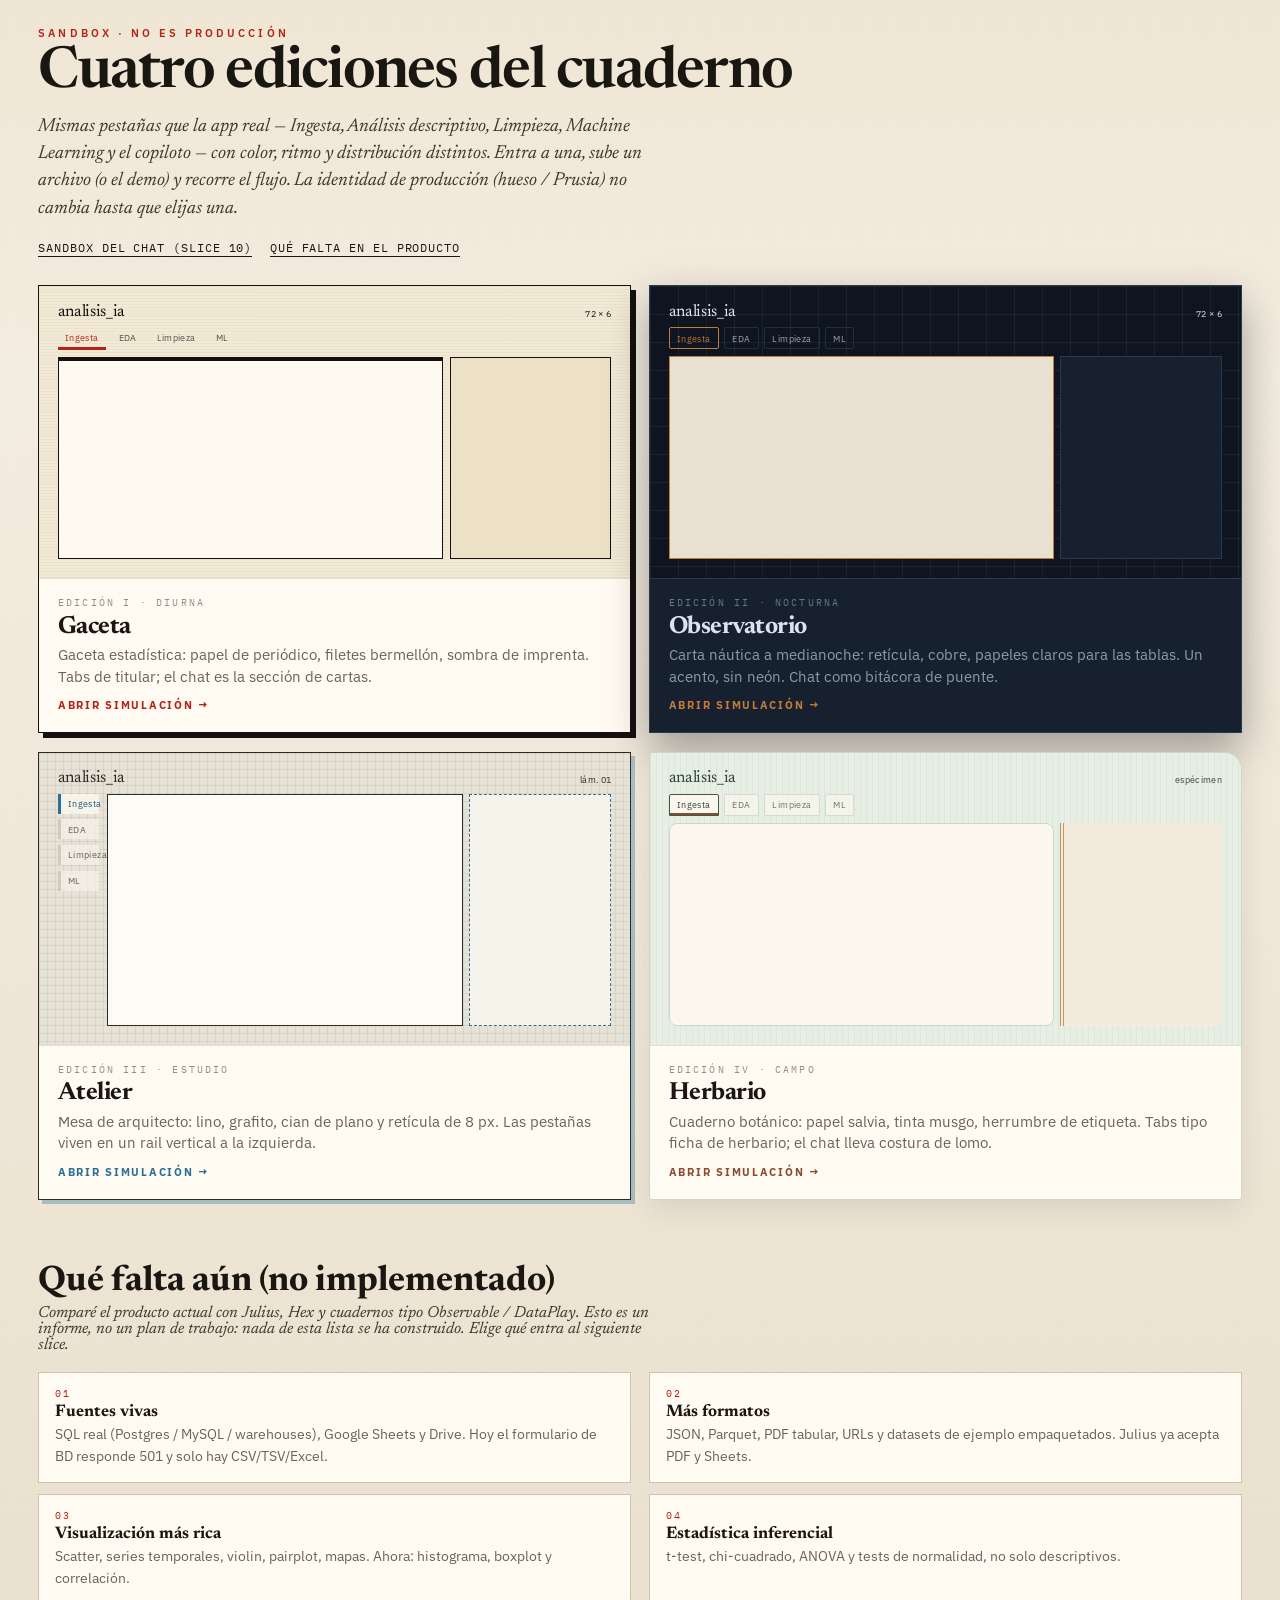
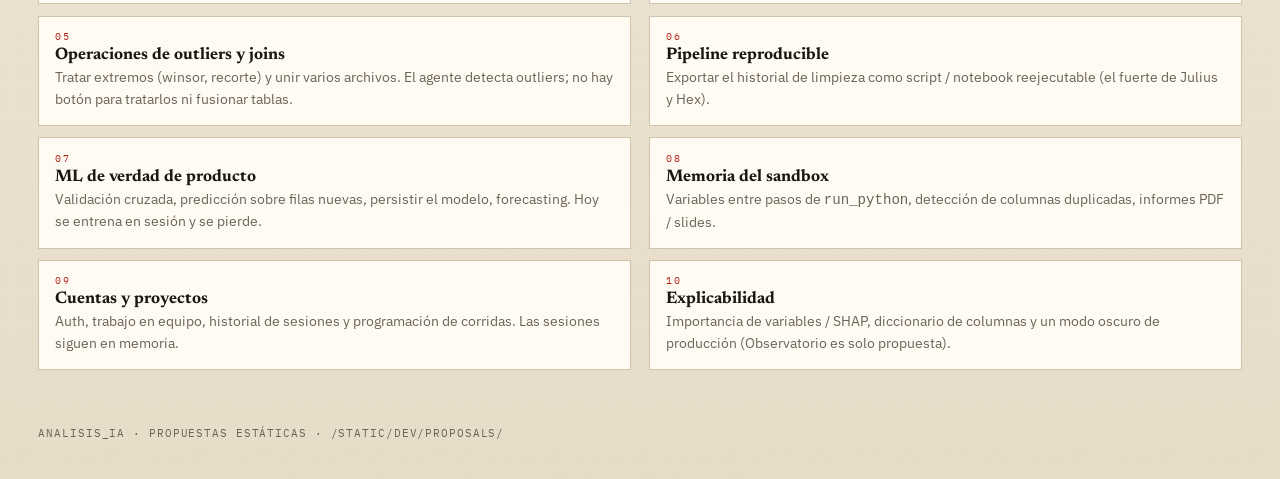
<file: analisis_ia/app/static/dev/proposals/index.html>
<!DOCTYPE html>
<html lang="es">
<head>
  <meta charset="UTF-8" />
  <meta name="viewport" content="width=device-width, initial-scale=1" />
  <meta name="color-scheme" content="light" />
  <title>Propuestas de diseño · analisis_ia</title>
  <link rel="preconnect" href="https://fonts.googleapis.com" />
  <link rel="preconnect" href="https://fonts.gstatic.com" crossorigin />
  <link href="https://fonts.googleapis.com/css2?family=Fraunces:opsz,wght@9..144,500;9..144,600&family=IBM+Plex+Mono:wght@400;500&family=IBM+Plex+Sans:wght@400;500;600&family=Newsreader:ital,opsz,wght@0,6..72,500;0,6..72,600;1,6..72,400&family=Source+Serif+4:ital,opsz,wght@0,8..60,500;0,8..60,600;1,8..60,400&display=swap" rel="stylesheet" />
  <link rel="stylesheet" href="./galeria.css" />
</head>
<body>
  <header class="mast">
    <p class="mast-kicker">sandbox · no es producción</p>
    <h1>Cuatro ediciones del cuaderno</h1>
    <p class="lede">
      Mismas pestañas que la app real — Ingesta, Análisis descriptivo, Limpieza, Machine Learning y el copiloto —
      con color, ritmo y distribución distintos. Entra a una, sube un archivo (o el demo) y recorre el flujo.
      La identidad de producción (hueso / Prusia) no cambia hasta que elijas una.
    </p>
    <nav class="mast-nav">
      <a href="/static/dev/agent-chat-demo.html">Sandbox del chat (slice 10)</a>
      <a href="#brechas">Qué falta en el producto</a>
    </nav>
  </header>

  <div class="folio">
    <a class="issue gaceta" href="./app.html?tema=gaceta">
      <div class="issue-cover" aria-hidden="true">
        <div class="mini">
          <div class="mini-top"><span class="mini-title">analisis_ia</span><span>72 × 6</span></div>
          <div class="mini-tabs">
            <span class="mini-tab on">Ingesta</span><span class="mini-tab">EDA</span><span class="mini-tab">Limpieza</span><span class="mini-tab">ML</span>
          </div>
          <div class="mini-board"><div class="mini-tools"></div><div class="mini-chat"></div></div>
        </div>
      </div>
      <div class="issue-meta">
        <p class="num">Edición I · diurna</p>
        <h2>Gaceta</h2>
        <p>Gaceta estadística: papel de periódico, filetes bermellón, sombra de imprenta. Tabs de titular; el chat es la sección de cartas.</p>
        <span class="cta">Abrir simulación →</span>
      </div>
    </a>

    <a class="issue observatorio" href="./app.html?tema=observatorio">
      <div class="issue-cover" aria-hidden="true">
        <div class="mini">
          <div class="mini-top"><span class="mini-title">analisis_ia</span><span>72 × 6</span></div>
          <div class="mini-tabs">
            <span class="mini-tab on">Ingesta</span><span class="mini-tab">EDA</span><span class="mini-tab">Limpieza</span><span class="mini-tab">ML</span>
          </div>
          <div class="mini-board"><div class="mini-tools"></div><div class="mini-chat"></div></div>
        </div>
      </div>
      <div class="issue-meta">
        <p class="num">Edición II · nocturna</p>
        <h2>Observatorio</h2>
        <p>Carta náutica a medianoche: retícula, cobre, papeles claros para las tablas. Un acento, sin neón. Chat como bitácora de puente.</p>
        <span class="cta">Abrir simulación →</span>
      </div>
    </a>

    <a class="issue atelier" href="./app.html?tema=atelier">
      <div class="issue-cover" aria-hidden="true">
        <div class="mini">
          <div class="mini-top"><span class="mini-title">analisis_ia</span><span>lám. 01</span></div>
          <div class="mini-tabs">
            <span class="mini-tab on">Ingesta</span><span class="mini-tab">EDA</span><span class="mini-tab">Limpieza</span><span class="mini-tab">ML</span>
          </div>
          <div class="mini-board"><div class="mini-tools"></div><div class="mini-chat"></div></div>
        </div>
      </div>
      <div class="issue-meta">
        <p class="num">Edición III · estudio</p>
        <h2>Atelier</h2>
        <p>Mesa de arquitecto: lino, grafito, cian de plano y retícula de 8 px. Las pestañas viven en un rail vertical a la izquierda.</p>
        <span class="cta">Abrir simulación →</span>
      </div>
    </a>

    <a class="issue herbario" href="./app.html?tema=herbario">
      <div class="issue-cover" aria-hidden="true">
        <div class="mini">
          <div class="mini-top"><span class="mini-title">analisis_ia</span><span>espécimen</span></div>
          <div class="mini-tabs">
            <span class="mini-tab on">Ingesta</span><span class="mini-tab">EDA</span><span class="mini-tab">Limpieza</span><span class="mini-tab">ML</span>
          </div>
          <div class="mini-board"><div class="mini-tools"></div><div class="mini-chat"></div></div>
        </div>
      </div>
      <div class="issue-meta">
        <p class="num">Edición IV · campo</p>
        <h2>Herbario</h2>
        <p>Cuaderno botánico: papel salvia, tinta musgo, herrumbre de etiqueta. Tabs tipo ficha de herbario; el chat lleva costura de lomo.</p>
        <span class="cta">Abrir simulación →</span>
      </div>
    </a>
  </div>

  <section class="gaps" id="brechas">
    <header>
      <h2>Qué falta aún (no implementado)</h2>
      <p class="note">
        Comparé el producto actual con Julius, Hex y cuadernos tipo Observable / DataPlay.
        Esto es un informe, no un plan de trabajo: nada de esta lista se ha construido.
        Elige qué entra al siguiente slice.
      </p>
    </header>
    <ol>
      <li>
        <strong>Fuentes vivas</strong>
        <span>SQL real (Postgres / MySQL / warehouses), Google Sheets y Drive. Hoy el formulario de BD responde 501 y solo hay CSV/TSV/Excel.</span>
      </li>
      <li>
        <strong>Más formatos</strong>
        <span>JSON, Parquet, PDF tabular, URLs y datasets de ejemplo empaquetados. Julius ya acepta PDF y Sheets.</span>
      </li>
      <li>
        <strong>Visualización más rica</strong>
        <span>Scatter, series temporales, violin, pairplot, mapas. Ahora: histograma, boxplot y correlación.</span>
      </li>
      <li>
        <strong>Estadística inferencial</strong>
        <span>t-test, chi-cuadrado, ANOVA y tests de normalidad, no solo descriptivos.</span>
      </li>
      <li>
        <strong>Operaciones de outliers y joins</strong>
        <span>Tratar extremos (winsor, recorte) y unir varios archivos. El agente detecta outliers; no hay botón para tratarlos ni fusionar tablas.</span>
      </li>
      <li>
        <strong>Pipeline reproducible</strong>
        <span>Exportar el historial de limpieza como script / notebook reejecutable (el fuerte de Julius y Hex).</span>
      </li>
      <li>
        <strong>ML de verdad de producto</strong>
        <span>Validación cruzada, predicción sobre filas nuevas, persistir el modelo, forecasting. Hoy se entrena en sesión y se pierde.</span>
      </li>
      <li>
        <strong>Memoria del sandbox</strong>
        <span>Variables entre pasos de <code>run_python</code>, detección de columnas duplicadas, informes PDF / slides.</span>
      </li>
      <li>
        <strong>Cuentas y proyectos</strong>
        <span>Auth, trabajo en equipo, historial de sesiones y programación de corridas. Las sesiones siguen en memoria.</span>
      </li>
      <li>
        <strong>Explicabilidad</strong>
        <span>Importancia de variables / SHAP, diccionario de columnas y un modo oscuro de producción (Observatorio es solo propuesta).</span>
      </li>
    </ol>
  </section>

  <p class="colophon">analisis_ia · propuestas estáticas · /static/dev/proposals/</p>
</body>
</html>
</file>
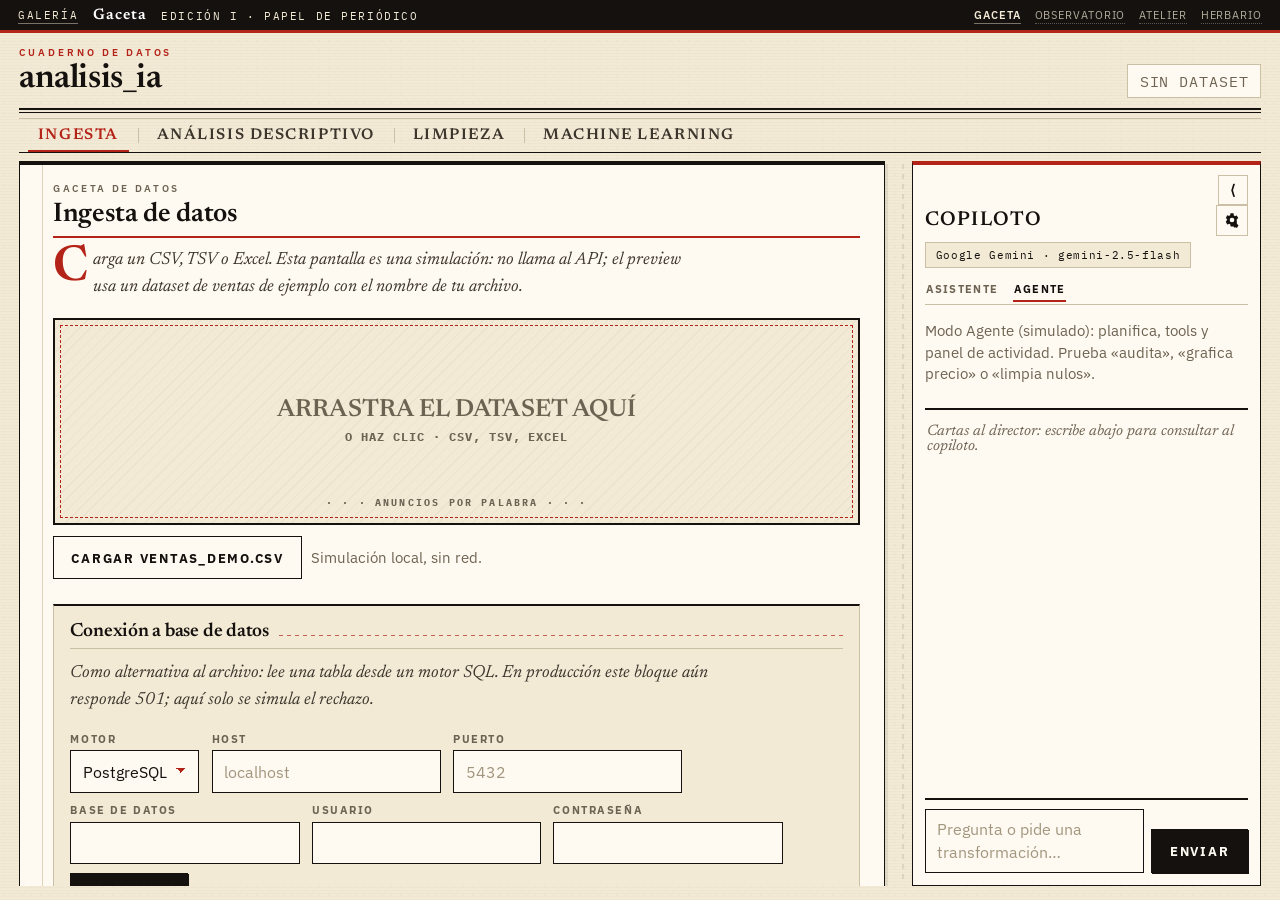
<file: analisis_ia/app/static/dev/proposals/app.html>
<!DOCTYPE html>
<html lang="es">
<head>
  <meta charset="UTF-8" />
  <meta name="viewport" content="width=device-width, initial-scale=1" />
  <meta name="color-scheme" content="light dark" />
  <title>Propuesta · analisis_ia</title>
  <link rel="preconnect" href="https://fonts.googleapis.com" />
  <link rel="preconnect" href="https://fonts.gstatic.com" crossorigin />
  <link href="https://fonts.googleapis.com/css2?family=Fraunces:ital,opsz,wght@0,9..144,500;0,9..144,600;1,9..144,400&family=IBM+Plex+Mono:wght@400;500&family=IBM+Plex+Sans:wght@400;500;600&family=Newsreader:ital,opsz,wght@0,6..72,500;0,6..72,600;1,6..72,400;1,6..72,500&family=Source+Serif+4:ital,opsz,wght@0,8..60,500;0,8..60,600;1,8..60,400;1,8..60,500&display=swap" rel="stylesheet" />
  <link id="tema-css" rel="stylesheet" href="./tema-gaceta.css" />
  <link rel="stylesheet" href="./propuestas-extras.css" />
  <script src="https://cdn.plot.ly/plotly-2.35.2.min.js"></script>
</head>
<body>
  <div class="prop-banner">
    <a href="./index.html">Galería</a>
    <strong id="prop-title">Gaceta</strong>
    <span id="prop-kicker">edición I · simulación</span>
    <nav class="prop-switch" aria-label="Otras propuestas">
      <a data-tema="gaceta" href="./app.html?tema=gaceta">Gaceta</a>
      <a data-tema="observatorio" href="./app.html?tema=observatorio">Observatorio</a>
      <a data-tema="atelier" href="./app.html?tema=atelier">Atelier</a>
      <a data-tema="herbario" href="./app.html?tema=herbario">Herbario</a>
    </nav>
  </div>

  <div class="shell">
    <header class="top">
      <div>
        <p class="eyebrow">cuaderno de datos</p>
        <h1>analisis_ia</h1>
      </div>
      <div id="dataset-chip" class="chip muted" title="Dataset activo">Sin dataset</div>
    </header>

    <nav class="tabs" role="tablist">
      <button class="tab is-active" data-tab="ingest">Ingesta</button>
      <button class="tab" data-tab="eda">Análisis descriptivo</button>
      <button class="tab" data-tab="clean">Limpieza</button>
      <button class="tab" data-tab="ml">Machine Learning</button>
    </nav>

    <div class="workspace">
      <main class="tools">
        <section id="panel-ingest" class="panel is-active">
          <h2>Ingesta de datos</h2>
          <p class="lede">Carga un CSV, TSV o Excel. Esta pantalla es una simulación: no llama al API; el preview usa un dataset de ventas de ejemplo con el nombre de tu archivo.</p>
          <label class="drop" id="dropzone">
            <input type="file" id="file-input" accept=".csv,.tsv,.xlsx,.xls" />
            <span class="drop-title">Arrastra el dataset aquí</span>
            <span class="drop-sub">o haz clic · CSV, TSV, Excel</span>
          </label>
          <div class="drop-actions">
            <button type="button" class="ghost" id="btn-sample">Cargar ventas_demo.csv</button>
            <span class="hint">Simulación local, sin red.</span>
          </div>
          <div id="ingest-meta" class="metrics"></div>
          <details class="tech-details" id="ingest-tech-wrap" hidden>
            <summary>Detalles técnicos de lectura</summary>
            <dl id="ingest-tech" class="tech-grid"></dl>
          </details>
          <div id="ingest-table" class="table-wrap"></div>

          <article class="db-connect" id="db-connect">
            <h3>Conexión a base de datos</h3>
            <p class="lede">Como alternativa al archivo: lee una tabla desde un motor SQL. En producción este bloque aún responde 501; aquí solo se simula el rechazo.</p>
            <div class="row">
              <label>Motor
                <select id="db-engine">
                  <option value="postgresql">PostgreSQL</option>
                  <option value="mysql">MySQL</option>
                  <option value="sqlite">SQLite</option>
                </select>
              </label>
              <label id="db-host-wrap">Host
                <input id="db-host" placeholder="localhost" autocomplete="off" />
              </label>
              <label id="db-port-wrap">Puerto
                <input id="db-port" type="number" inputmode="numeric" placeholder="5432" />
              </label>
              <label id="db-name-wrap">Base de datos
                <input id="db-name" autocomplete="off" />
              </label>
              <label id="db-path-wrap" hidden>Archivo SQLite
                <input id="db-path" placeholder="/ruta/archivo.db" autocomplete="off" />
              </label>
              <label id="db-user-wrap">Usuario
                <input id="db-user" autocomplete="off" />
              </label>
              <label id="db-pass-wrap">Contraseña
                <input id="db-password" type="password" autocomplete="new-password" />
              </label>
              <button type="button" id="btn-db-connect">Conectar</button>
            </div>
            <p class="hint" id="db-connect-hint">Prototipo de ingesta: aún no abre una sesión SQL real.</p>
          </article>
        </section>

        <section id="panel-eda" class="panel">
          <h2>Análisis descriptivo</h2>
          <p class="lede">Métricas, descriptivos, calidad y gráficos. El copiloto usa el agente de EDA en esta pestaña.</p>
          <p class="sim-empty" id="eda-empty">Carga un dataset en Ingesta para ver métricas y gráficos.</p>

          <article>
            <h3>Métricas generales</h3>
            <div id="eda-metrics" class="metrics"></div>
            <div id="eda-dtypes" class="table-wrap"></div>
          </article>

          <article>
            <h3>Estadística descriptiva</h3>
            <div id="eda-numeric" class="table-wrap"></div>
            <h4 class="subhead">Resumen categórico</h4>
            <div id="eda-cats" class="table-wrap"></div>
            <div class="row">
              <label>Explorar columna categórica
                <select id="eda-cat-sel"><option value="">—</option></select>
              </label>
            </div>
            <div id="eda-cat-detail" class="table-wrap"></div>
          </article>

          <article>
            <h3>Diagnóstico de calidad</h3>
            <div id="eda-quality" class="table-wrap"></div>
          </article>

          <article>
            <h3>Visualización</h3>
            <div data-subtabs>
              <div class="subtabs" role="tablist">
                <button type="button" class="subtab is-active" data-pane="viz-hist">Histogramas</button>
                <button type="button" class="subtab" data-pane="viz-box">Boxplots</button>
                <button type="button" class="subtab" data-pane="viz-corr">Correlación</button>
              </div>
              <div id="viz-hist" class="subpane is-active">
                <div class="row">
                  <div class="picker-field">
                    <span class="picker-label">Columnas</span>
                    <div class="picker" id="hist-col" data-picker></div>
                  </div>
                  <button type="button" id="btn-hist">Dibujar</button>
                </div>
              </div>
              <div id="viz-box" class="subpane">
                <div class="row">
                  <div class="picker-field">
                    <span class="picker-label">Columnas numéricas</span>
                    <div class="picker" id="box-cols" data-picker></div>
                  </div>
                  <button type="button" id="btn-box">Dibujar</button>
                </div>
              </div>
              <div id="viz-corr" class="subpane">
                <div class="row">
                  <button type="button" id="btn-corr">Matriz de correlación</button>
                </div>
              </div>
            </div>
            <div class="plot-wrap">
              <div class="plot-bar" hidden>
                <button type="button" id="btn-clear-plot" class="ghost" hidden>Borrar gráfico</button>
              </div>
              <div id="eda-plot" class="plot"></div>
            </div>
          </article>
        </section>

        <section id="panel-clean" class="panel">
          <h2>Limpieza y transformación</h2>
          <p class="lede">Cada acción guarda historial (máx. 15) para deshacer. El copiloto puede generar pandas para transformaciones que no tienen botón.</p>
          <p class="sim-empty" id="clean-empty">Carga un dataset para imputar, castear y transformar.</p>
          <div class="toolbar">
            <button type="button" id="btn-undo" class="ghost" data-tip="Revierte solo la última transformación aplicada al dataset.">Deshacer último cambio</button>
            <button type="button" id="btn-undo-all" class="ghost" data-tip="Vuelve al archivo original, sin ninguna limpieza posterior.">Deshacer todos los cambios</button>
            <a class="button ghost" href="#" id="btn-export" data-tip="Descarga el dataset actual como CSV.">Exportar CSV</a>
          </div>
          <div id="clean-table" class="table-wrap"></div>

          <article>
            <h3>Nulos y duplicados</h3>
            <div class="split-2">
              <div>
                <h4 class="subhead">Imputación de nulos</h4>
                <div class="row">
                  <div class="picker-field">
                    <span class="picker-label">Columnas a imputar</span>
                    <div class="picker" id="impute-cols" data-picker></div>
                  </div>
                  <label>Estrategia
                    <select id="impute-strategy">
                      <option>Media</option><option>Mediana</option><option>Moda</option>
                      <option>Constante</option><option>Eliminar filas</option>
                    </select>
                  </label>
                  <label id="impute-value-wrap" hidden>Valor constante <input id="impute-value" /></label>
                  <button type="button" data-op="impute">Aplicar imputación</button>
                </div>
              </div>
              <div>
                <h4 class="subhead">Duplicados</h4>
                <p class="hint">Filas duplicadas detectadas: <b id="dup-count">—</b></p>
                <button type="button" data-op="drop_duplicates">Eliminar duplicados</button>
              </div>
            </div>
          </article>

          <article>
            <h3>Casteo y tipado</h3>
            <div class="row">
              <div class="picker-field">
                <span class="picker-label">Columnas a convertir</span>
                <div class="picker" id="cast-col" data-picker></div>
              </div>
              <label>Tipo destino
                <select id="cast-type">
                  <option>string</option><option>numeric</option><option>datetime</option><option>category</option>
                </select>
              </label>
              <button type="button" data-op="cast">Convertir tipo</button>
            </div>
          </article>

          <article>
            <h3>Feature engineering</h3>
            <div data-subtabs>
              <div class="subtabs" role="tablist">
                <button type="button" class="subtab is-active" data-pane="fe-scale">Escalado</button>
                <button type="button" class="subtab" data-pane="fe-encode">Codificación</button>
                <button type="button" class="subtab" data-pane="fe-cols">Renombrar / eliminar</button>
              </div>
              <div id="fe-scale" class="subpane is-active">
                <div class="row">
                  <div class="picker-field">
                    <span class="picker-label">Columnas numéricas</span>
                    <div class="picker" id="scale-cols" data-picker></div>
                  </div>
                  <label>Método
                    <select id="scale-method">
                      <option>StandardScaler</option><option>MinMaxScaler</option>
                    </select>
                  </label>
                  <button type="button" data-op="scale">Aplicar escalado</button>
                </div>
              </div>
              <div id="fe-encode" class="subpane">
                <div class="row">
                  <div class="picker-field">
                    <span class="picker-label">Columnas categóricas</span>
                    <div class="picker" id="encode-cols" data-picker></div>
                  </div>
                  <label>Método
                    <select id="encode-method">
                      <option>One-Hot Encoding</option><option>Label Encoding</option>
                    </select>
                  </label>
                  <button type="button" data-op="encode">Aplicar codificación</button>
                </div>
              </div>
              <div id="fe-cols" class="subpane">
                <div class="split-2">
                  <div class="stack">
                    <h4 class="subhead">Renombrar</h4>
                    <label>Columna a renombrar <select id="rename-old"></select></label>
                    <label>Nuevo nombre <input id="rename-new" /></label>
                    <button type="button" data-op="rename">Renombrar</button>
                  </div>
                  <div class="stack">
                    <h4 class="subhead">Eliminar</h4>
                    <div class="picker-field">
                      <span class="picker-label">Columnas a eliminar</span>
                      <div class="picker" id="drop-cols" data-picker></div>
                    </div>
                    <button type="button" data-op="drop_columns" class="danger">Eliminar columnas</button>
                  </div>
                </div>
              </div>
            </div>
          </article>
        </section>

        <section id="panel-ml" class="panel">
          <h2>Machine Learning</h2>
          <p class="lede">Si hay nulos, limpia antes. La heurística sugiere clasificación cuando hay ≤ 15 valores únicos; puedes forzar el tipo.</p>
          <p class="sim-empty" id="ml-empty">Carga y, si hace falta, limpia el dataset antes de entrenar.</p>
          <div data-subtabs>
            <div class="subtabs" role="tablist">
              <button type="button" class="subtab is-active" data-pane="ml-sup">Supervisado</button>
              <button type="button" class="subtab" data-pane="ml-unsup">No supervisado</button>
            </div>
            <div id="ml-sup" class="subpane is-active">
              <div class="row">
                <label>Variable objetivo (Y) <select id="ml-target"></select></label>
                <div class="picker-field">
                  <span class="picker-label">Variables predictoras (X)</span>
                  <div class="picker" id="ml-features" data-picker></div>
                </div>
                <label>Tipo de problema
                  <select id="ml-task">
                    <option>Clasificación</option><option>Regresión</option>
                  </select>
                </label>
                <label>Algoritmo <select id="ml-algo"></select></label>
                <label>Proporción de test <input id="ml-test" type="number" min="0.1" max="0.5" step="0.05" value="0.2" /></label>
                <button type="button" id="btn-train">Entrenar modelo</button>
              </div>
            </div>
            <div id="ml-unsup" class="subpane">
              <div class="row">
                <div class="picker-field">
                  <span class="picker-label">Columnas numéricas</span>
                  <div class="picker" id="ml-unsup-feats" data-picker></div>
                </div>
                <label>Método
                  <select id="ml-unsup-method">
                    <option value="elbow">K-Means (codo)</option>
                    <option value="kmeans">K-Means</option>
                    <option value="dbscan">DBSCAN</option>
                    <option value="pca">PCA</option>
                  </select>
                </label>
                <label id="unsup-k">K / max K <input id="ml-k" type="number" value="3" min="2" /></label>
                <label id="unsup-eps" hidden>eps <input id="ml-eps" type="number" value="0.5" step="0.1" /></label>
                <label id="unsup-min" hidden>min_samples <input id="ml-min-samples" type="number" value="5" min="1" /></label>
                <label id="unsup-pca" hidden>PCA dims
                  <select id="ml-pca-dim"><option>2</option><option>3</option></select>
                </label>
                <button type="button" id="btn-unsup">Ejecutar</button>
              </div>
            </div>
          </div>
          <pre id="ml-metrics" class="codeblock"></pre>
          <div class="plot-wrap">
            <div class="plot-bar" hidden>
              <button type="button" id="btn-clear-ml-plot" class="ghost" hidden>Borrar gráfico</button>
            </div>
            <div id="ml-plot" class="plot"></div>
          </div>
        </section>
      </main>

      <div class="splitter" id="splitter" role="separator" aria-orientation="vertical" aria-label="Redimensionar copiloto"></div>

      <aside class="chat" id="chat-aside" aria-label="Copiloto">
        <div class="chat-actions">
          <button type="button" class="chat-toggle" id="chat-toggle" aria-label="Colapsar chat" aria-expanded="true" aria-controls="chat-log">⟨</button>
        </div>
        <header class="chat-header">
          <div class="chat-head">
            <h2>Copiloto</h2>
            <button type="button" class="icon-btn" id="chat-settings-btn" aria-label="Ajustes de modelo" aria-expanded="false" aria-controls="llm-settings">
              <svg viewBox="0 0 24 24" width="16" height="16" aria-hidden="true">
                <path fill="currentColor" d="M19.14 12.94c.04-.31.06-.63.06-.94s-.02-.63-.06-.94l2.03-1.58a.5.5 0 0 0 .12-.64l-1.92-3.32a.5.5 0 0 0-.6-.22l-2.39.96a7.07 7.07 0 0 0-1.63-.94l-.36-2.54A.5.5 0 0 0 13.9 2h-3.8a.5.5 0 0 0-.5.42l-.36 2.54c-.59.24-1.13.55-1.63.94l-2.39-.96a.5.5 0 0 0-.6.22L2.8 8.84a.5.5 0 0 0 .12.64l2.03 1.58c-.04.31-.06.63-.06-.94s.02.63.06.94L2.92 14.5a.5.5 0 0 0-.12.64l1.92 3.32c.14.24.43.34.69.22l2.39-.96c.5.39 1.04.7 1.63.94l.36 2.54c.05.24.26.42.5.42h3.8c.24 0 .45-.18.5-.42l.36 2.54c.59-.24 1.13-.55 1.63-.94l2.39.96c.26.12.55.02.69-.22l1.92-3.32a.5.5 0 0 0-.12-.64l-2.03-1.58ZM12 15.5A3.5 3.5 0 1 1 12 8.5a3.5 3.5 0 0 1 0 7Z"/>
              </svg>
            </button>
          </div>
          <button type="button" id="chat-model" class="chat-model-btn" aria-live="polite" aria-haspopup="dialog">Google Gemini · gemini-2.5-flash</button>
          <div id="llm-settings" class="settings-pop" hidden>
            <div class="settings-pop-card" role="dialog" aria-labelledby="llm-settings-title">
              <div class="settings-pop-head">
                <h3 id="llm-settings-title">Modelos del copiloto</h3>
                <button type="button" class="icon-btn" id="llm-settings-close" aria-label="Cerrar ajustes">×</button>
              </div>
              <p class="hint">Simulación: Gemini, OpenAI y Anthropic. La clave no sale del navegador.</p>
              <div id="llm-slots" class="llm-slots"></div>
              <div class="settings-pop-actions">
                <button type="button" id="llm-settings-save">Guardar</button>
              </div>
            </div>
          </div>
          <div class="subtabs chat-mode" id="chat-mode" role="tablist" aria-label="Modo del copiloto">
            <button type="button" class="subtab" role="tab" data-chat-mode="assist" aria-selected="false">Asistente</button>
            <button type="button" class="subtab is-active" role="tab" data-chat-mode="agent" aria-selected="true">Agente</button>
          </div>
          <p class="hint" id="chat-mode-hint">Modo Agente (simulado): planifica, tools y panel de actividad. Prueba «audita», «grafica precio» o «limpia nulos».</p>
        </header>
        <div id="chat-log" class="chat-log"></div>
        <form id="chat-form" class="composer">
          <textarea id="chat-input" rows="2" placeholder="Pregunta o pide una transformación…" autocomplete="off" enterkeyhint="send"></textarea>
          <button type="submit">Enviar</button>
        </form>
      </aside>
    </div>
  </div>
  <div id="toast" class="toast" hidden role="status"></div>
  <script src="./sim.js"></script>
</body>
</html>
</file>
<file: analisis_ia/app/static/dev/proposals/galeria.css>
/* Gallery of design proposals. Independent of production app.css. */

:root {
  --ink: #1a1712;
  --mute: #6a6358;
  --paper: #f3ece0;
  --sheet: #fffaf2;
  --rule: #cfc3ae;
  --serif: "Newsreader", "Source Serif 4", Georgia, serif;
  --sans: "IBM Plex Sans", "Helvetica Neue", Arial, sans-serif;
  --mono: "IBM Plex Mono", ui-monospace, monospace;
  --ease: cubic-bezier(0.2, 0.7, 0.3, 1);
}

* { box-sizing: border-box; }
html { scroll-behavior: smooth; }
body {
  margin: 0;
  color: var(--ink);
  font-family: var(--sans);
  background:
    radial-gradient(rgba(26, 23, 18, 0.05) 0.6px, transparent 0.7px),
    linear-gradient(180deg, #efe6d4 0%, var(--paper) 18%, #e7dcc8 100%);
  background-size: 11px 11px, auto;
  min-height: 100dvh;
}
::selection { background: rgba(180, 35, 24, 0.2); }
a { color: inherit; }

.mast {
  max-width: 78rem;
  margin: 0 auto;
  padding: 1.6rem 1.4rem 0.4rem;
}
.mast-kicker {
  margin: 0 0 0.45rem;
  font-size: 0.68rem;
  font-weight: 600;
  letter-spacing: 0.28em;
  text-transform: uppercase;
  color: #b42318;
}
.mast h1 {
  font-family: var(--serif);
  font-weight: 600;
  font-size: clamp(2.2rem, 5vw, 3.6rem);
  letter-spacing: -0.03em;
  line-height: 0.95;
  margin: 0 0 0.7rem;
}
.mast .lede {
  max-width: 62ch;
  font-family: var(--serif);
  font-style: italic;
  font-size: 1.18rem;
  line-height: 1.45;
  color: #3d372e;
  margin: 0 0 1.1rem;
}
.mast-nav {
  display: flex;
  flex-wrap: wrap;
  gap: 0.7rem 1.1rem;
  font-family: var(--mono);
  font-size: 0.72rem;
  letter-spacing: 0.08em;
  text-transform: uppercase;
}
.mast-nav a {
  text-decoration: none;
  border-bottom: 1px solid currentColor;
  padding-bottom: 1px;
}
.mast-nav a:hover { color: #b42318; }

.folio {
  max-width: 78rem;
  margin: 0 auto;
  padding: 1.4rem 1.4rem 4rem;
  display: grid;
  grid-template-columns: repeat(2, minmax(0, 1fr));
  gap: 1.15rem;
}

.issue {
  position: relative;
  display: flex;
  flex-direction: column;
  min-height: 28rem;
  text-decoration: none;
  overflow: hidden;
  isolation: isolate;
  transition: transform 0.28s var(--ease), box-shadow 0.28s var(--ease);
}
.issue:hover { transform: translateY(-4px); }
.issue:focus-visible { outline: 2px solid #b42318; outline-offset: 4px; }

.issue-cover {
  flex: 1;
  min-height: 13.5rem;
  position: relative;
  padding: 1.1rem 1.15rem 1.2rem;
}
.issue-meta {
  padding: 1.05rem 1.15rem 1.2rem;
  background: var(--sheet);
  border-top: 1px solid color-mix(in srgb, var(--ink) 12%, transparent);
}
.issue-meta .num {
  font-family: var(--mono);
  font-size: 0.62rem;
  letter-spacing: 0.22em;
  text-transform: uppercase;
  margin: 0 0 0.25rem;
  opacity: 0.7;
}
.issue-meta h2 {
  font-family: var(--serif);
  font-size: 1.55rem;
  margin: 0 0 0.3rem;
  letter-spacing: -0.02em;
}
.issue-meta p {
  margin: 0;
  color: var(--mute);
  font-size: 0.92rem;
  line-height: 1.45;
}
.issue-meta .cta {
  display: inline-block;
  margin-top: 0.7rem;
  font-size: 0.68rem;
  font-weight: 700;
  letter-spacing: 0.16em;
  text-transform: uppercase;
}

/* Mini shells painted in CSS — not screenshots. */
.mini {
  height: 100%;
  display: grid;
  grid-template-rows: auto auto 1fr;
  gap: 0.45rem;
  font-size: 0.58rem;
  letter-spacing: 0.04em;
}
.mini-top { display: flex; justify-content: space-between; align-items: flex-end; }
.mini-title { font-family: var(--serif); font-size: 1.05rem; letter-spacing: -0.02em; }
.mini-tabs { display: flex; gap: 0.35rem; }
.mini-tab { padding: 0.22rem 0.45rem; opacity: 0.7; }
.mini-tab.on { opacity: 1; }
.mini-board {
  display: grid;
  grid-template-columns: 1fr 0.42fr;
  gap: 0.4rem;
  min-height: 0;
}
.mini-tools, .mini-chat { min-height: 7.5rem; }

.issue.gaceta { border: 1px solid #14110e; box-shadow: 5px 5px 0 #14110e; background: #fffaf1; }
.issue.observatorio { border: 1px solid #2a394c; box-shadow: 0 18px 40px rgba(8, 12, 18, 0.35); background: #16202e; }
.issue.gaceta .issue-cover {
  background:
    repeating-linear-gradient(0deg, rgba(20, 17, 14, 0.04) 0 1px, transparent 1px 3px),
    #f3ead6;
  color: #14110e;
}
.issue.gaceta .mini-tab { border-bottom: 1px solid transparent; }
.issue.gaceta .mini-tab.on { border-bottom: 3px solid #b42318; color: #b42318; }
.issue.gaceta .mini-tools { background: #fffaf1; border: 1px solid #14110e; border-top: 4px solid #14110e; }
.issue.gaceta .mini-chat { background: #ece0c6; border: 1px solid #14110e; }
.issue.gaceta .cta { color: #b42318; }

.issue.observatorio .issue-cover {
  background:
    linear-gradient(rgba(139, 155, 173, 0.1) 1px, transparent 1px),
    linear-gradient(90deg, rgba(139, 155, 173, 0.1) 1px, transparent 1px),
    #0e1520;
  background-size: 28px 28px, 28px 28px, auto;
  color: #dbe3ec;
}
.issue.observatorio .issue-meta { background: #16202e; color: #dbe3ec; border-top-color: #2a394c; }
.issue.observatorio .issue-meta p { color: #8b9bad; }
.issue.observatorio .mini-tab { border: 1px solid #2a394c; border-radius: 2px; }
.issue.observatorio .mini-tab.on { border-color: #c47a3a; color: #c47a3a; }
.issue.observatorio .mini-tools { background: #e8e0d0; color: #1a1f26; border: 1px solid #c47a3a; }
.issue.observatorio .mini-chat { background: #16202e; border: 1px solid #2a394c; }
.issue.observatorio .cta { color: #c47a3a; }

.issue.atelier { border: 1px solid #2c2a26; box-shadow: 4px 4px 0 rgba(42, 111, 151, 0.35); background: #fdfbf5; }
.issue.atelier .issue-cover {
  background:
    linear-gradient(rgba(44, 42, 38, 0.07) 1px, transparent 1px),
    linear-gradient(90deg, rgba(44, 42, 38, 0.07) 1px, transparent 1px),
    #e7e2d6;
  background-size: 8px 8px;
  color: #2c2a26;
}
.issue.atelier .mini { grid-template-columns: 2.6rem 1fr; grid-template-rows: auto 1fr; }
.issue.atelier .mini-top { grid-column: 1 / -1; }
.issue.atelier .mini-tabs { flex-direction: column; }
.issue.atelier .mini-board { grid-column: 2; grid-template-columns: 1fr 0.4fr; }
.issue.atelier .mini-tab { border-left: 3px solid #c9c2b2; background: #f6f3ea; }
.issue.atelier .mini-tab.on { border-left-color: #2a6f97; color: #1f5473; }
.issue.atelier .mini-tools { background: #fdfbf5; border: 1px solid #2c2a26; }
.issue.atelier .mini-chat { background: #f6f3ea; border: 1px dashed #2a6f97; }
.issue.atelier .cta { color: #2a6f97; }

.issue.herbario { border: 1px solid #cdd7c8; border-radius: 4px 18px 4px 4px; box-shadow: 0 10px 28px rgba(42, 47, 42, 0.1); background: #fbf7ee; }
.issue.herbario .issue-cover {
  background:
    repeating-linear-gradient(90deg, rgba(61, 92, 69, 0.05) 0 1px, transparent 1px 6px),
    #e7eee4;
  color: #2d4534;
}
.issue.herbario .mini-tab { background: #fbf7ee; border: 1px solid #cdd7c8; border-radius: 2px 2px 0 0; }
.issue.herbario .mini-tab.on { border-color: #3d5c45; box-shadow: inset 0 -2px 0 #8c4a32; }
.issue.herbario .mini-tools { background: #fbf7ee; border: 1px solid #cdd7c8; border-radius: 8px; }
.issue.herbario .mini-chat { background: #f3ecdd; border-left: 4px double #b99a63; }
.issue.herbario .cta { color: #8c4a32; }

.gaps {
  max-width: 78rem;
  margin: 0 auto 3.5rem;
  padding: 0 1.4rem;
}
.gaps header h2 {
  font-family: var(--serif);
  font-size: clamp(1.6rem, 3vw, 2.2rem);
  margin: 0 0 0.4rem;
}
.gaps .note {
  font-family: var(--serif);
  font-style: italic;
  color: #3d372e;
  max-width: 70ch;
  margin: 0 0 1.2rem;
}
.gaps ol {
  margin: 0;
  padding: 0;
  list-style: none;
  display: grid;
  grid-template-columns: repeat(2, minmax(0, 1fr));
  gap: 0.7rem 1.1rem;
  counter-reset: gap;
}
.gaps li {
  counter-increment: gap;
  background: var(--sheet);
  border: 1px solid var(--rule);
  padding: 0.85rem 1rem 0.95rem;
}
.gaps li::before {
  content: counter(gap, decimal-leading-zero);
  display: block;
  font-family: var(--mono);
  font-size: 0.62rem;
  letter-spacing: 0.18em;
  color: #b42318;
  margin-bottom: 0.25rem;
}
.gaps li strong { display: block; font-family: var(--serif); font-size: 1.05rem; margin-bottom: 0.2rem; }
.gaps li span { color: var(--mute); font-size: 0.88rem; line-height: 1.4; }

.colophon {
  max-width: 78rem;
  margin: 0 auto;
  padding: 0 1.4rem 2.5rem;
  font-family: var(--mono);
  font-size: 0.7rem;
  letter-spacing: 0.08em;
  text-transform: uppercase;
  color: var(--mute);
}

@media (max-width: 860px) {
  .folio, .gaps ol { grid-template-columns: 1fr; }
  .issue { min-height: 22rem; }
}

@media (prefers-reduced-motion: reduce) {
  html { scroll-behavior: auto; }
  .issue { transition: none; }
  .issue:hover { transform: none; }
}
</file>
<file: analisis_ia/app/static/dev/proposals/tema-gaceta.css>
/* ==========================================================================
   TEMA GACETA — design proposal (static, not production)
   Editorial statistical gazette: newsprint, ink, vermilion hairline rules.
   Self-contained: loads alone on one proposal page.
   ========================================================================== */

:root {
  --news: #f3ead6;
  --news-2: #ece0c6;
  --sheet: #fffaf1;
  --ink: #14110e;
  --ink-2: #3c352c;
  --mute: #6d6353;
  --rule: #cbbfa5;
  --rule-soft: #ded2b8;
  --red: #b42318;
  --red-2: #8f1a12;
  --ok: #2f5d3a;

  --serif: "Newsreader", "Source Serif 4", "Iowan Old Style", Georgia, serif;
  --sans: "IBM Plex Sans", "Helvetica Neue", Arial, sans-serif;
  --mono: "IBM Plex Mono", ui-monospace, "SFMono-Regular", monospace;

  --gutter: 1.15rem;
  --press: 2px 2px 0 var(--ink);
  --press-sm: 1px 1px 0 var(--ink);
  --ease: cubic-bezier(0.2, 0.7, 0.3, 1);
  --pop: cubic-bezier(0.34, 1.56, 0.64, 1);

  --prop-accent: var(--red);
  --prop-surface: var(--sheet);
  --prop-ink: var(--ink);
  --prop-mute: var(--mute);
  --prop-line: var(--rule);
  --prop-ok: var(--ok);
}

* { box-sizing: border-box; }

html,
body {
  margin: 0;
  height: 100dvh;
  overflow: hidden;
  color: var(--ink);
  font-family: var(--sans);
  font-size: 16.5px;
  color-scheme: light;
  background-color: var(--news);
  background-image:
    repeating-linear-gradient(0deg, rgba(20, 17, 14, 0.022) 0 1px, transparent 1px 3px),
    radial-gradient(rgba(20, 17, 14, 0.05) 0.5px, transparent 0.6px);
  background-size: auto, 9px 9px;
}

body {
  display: flex;
  flex-direction: column;
}

::selection { background: rgba(180, 35, 24, 0.22); }
:focus { outline: none; }
:focus-visible {
  outline: 2px solid var(--red);
  outline-offset: 2px;
}
::placeholder { color: #a2967f; opacity: 1; }

h1, h2, h3, h4 {
  font-family: var(--serif);
  font-weight: 600;
  letter-spacing: -0.012em;
  margin: 0 0 0.35rem;
  line-height: 1.12;
}
h1 { font-size: 2.05rem; }
h2 { font-size: 1.52rem; }
h3 { font-size: 1.16rem; }
h4 { font-size: 1rem; }

/* --- proposal banner --------------------------------------------------- */

.prop-banner {
  flex-shrink: 0;
  display: flex;
  align-items: center;
  gap: 0.9rem;
  padding: 0.4rem 1.1rem;
  background: var(--ink);
  color: var(--news);
  font-family: var(--mono);
  font-size: 0.68rem;
  letter-spacing: 0.14em;
  text-transform: uppercase;
  border-bottom: 3px solid var(--red);
}
.prop-banner a {
  color: var(--news);
  text-decoration: none;
  border-bottom: 1px solid rgba(243, 234, 214, 0.45);
  padding-bottom: 1px;
  transition: color 0.15s var(--ease), border-color 0.15s var(--ease);
}
.prop-banner a:hover { color: #fff; border-color: var(--red); }
.prop-banner strong {
  font-family: var(--serif);
  font-size: 0.92rem;
  letter-spacing: 0.06em;
  font-weight: 600;
  text-transform: none;
  color: #fff;
}
.prop-banner > :last-child { margin-left: auto; opacity: 0.6; }

/* --- shell / masthead --------------------------------------------------- */

.shell {
  flex: 1;
  min-height: 0;
  height: 100%;
  overflow: hidden;
  padding: 0.55rem 1.15rem 0.85rem;
  display: grid;
  grid-template-rows: auto auto minmax(0, 1fr);
  gap: 0.5rem;
}

.top {
  position: relative;
  display: flex;
  align-items: flex-end;
  justify-content: space-between;
  gap: 1rem;
  padding: 0.2rem 0 0.6rem;
  border-bottom: 2px solid var(--ink);
}
.top::after {
  content: "";
  position: absolute;
  left: 0;
  right: 0;
  bottom: -5px;
  height: 1px;
  background: var(--ink);
}
.top h1 {
  margin: 0;
  font-weight: 600;
  font-size: clamp(1.6rem, 2.6vw, 2.15rem);
}
.eyebrow {
  display: flex;
  align-items: center;
  gap: 0.5rem;
  margin: 0 0 0.15rem;
  font-family: var(--sans);
  font-size: 0.6rem;
  font-weight: 600;
  letter-spacing: 0.3em;
  text-transform: uppercase;
  color: var(--red);
}
.eyebrow::after {
  content: "";
  flex: 1;
  height: 1px;
  max-width: 7rem;
  background: var(--red);
  opacity: 0.55;
}

.chip {
  display: inline-flex;
  align-items: center;
  gap: 0.45rem;
  font-family: var(--mono);
  font-size: 0.67rem;
  letter-spacing: 0.06em;
  text-transform: uppercase;
  padding: 0.32rem 0.7rem;
  border: 1px solid var(--ink);
  border-radius: 0;
  background: var(--sheet);
  color: var(--ink);
  max-width: min(42vw, 22rem);
  overflow: hidden;
  text-overflow: ellipsis;
  white-space: nowrap;
  box-shadow: var(--press-sm);
}
.chip.muted { color: var(--mute); border-color: var(--rule); box-shadow: none; }
.chip:not(.muted)::before {
  content: "";
  width: 0.4rem;
  height: 0.4rem;
  background: var(--red);
  flex-shrink: 0;
}

/* --- section bar (tabs) ------------------------------------------------- */

.tabs {
  display: flex;
  gap: 0;
  padding: 0;
  overflow-x: auto;
  flex-wrap: nowrap;
  border-top: 1px solid var(--rule);
  border-bottom: 1px solid var(--ink);
  background: transparent;
  scrollbar-width: none;
}
.tabs::-webkit-scrollbar { display: none; }
.tab {
  position: relative;
  background: transparent;
  border: 0;
  color: var(--ink-2);
  font-family: var(--serif);
  font-size: 0.94rem;
  font-weight: 600;
  letter-spacing: 0.1em;
  text-transform: uppercase;
  padding: 0.5rem 1.15rem 0.55rem;
  min-height: 0;
  cursor: pointer;
  white-space: nowrap;
  box-shadow: none;
  transition: color 0.18s var(--ease), background-color 0.18s var(--ease);
}
.tab + .tab::before {
  content: "";
  position: absolute;
  left: 0;
  top: 0.5rem;
  bottom: 0.5rem;
  width: 1px;
  background: var(--rule);
}
.tab::after {
  content: "";
  position: absolute;
  left: 0.55rem;
  right: 0.55rem;
  bottom: -1px;
  height: 3px;
  background: var(--red);
  transform: scaleX(0);
  transform-origin: left center;
  transition: transform 0.26s var(--ease);
}
.tab:hover { color: var(--ink); background: rgba(180, 35, 24, 0.05); }
.tab.is-active { color: var(--red); }
.tab.is-active::after { transform: scaleX(1); }

/* --- workspace ---------------------------------------------------------- */

.workspace {
  --chat-w: 366px;
  display: grid;
  grid-template-columns: minmax(0, 1fr) 12px minmax(280px, var(--chat-w));
  min-height: 0;
  height: 100%;
}
.workspace.is-collapsed { grid-template-columns: minmax(0, 1fr) 0 50px; }

.splitter {
  position: relative;
  cursor: col-resize;
  align-self: stretch;
  touch-action: none;
}
.splitter::after {
  content: "";
  position: absolute;
  left: 50%;
  top: 0.2rem;
  bottom: 0.2rem;
  width: 1px;
  transform: translateX(-50%);
  background: repeating-linear-gradient(to bottom, var(--rule) 0 5px, transparent 5px 10px);
  transition: background 0.18s var(--ease);
}
.splitter:hover::after { background: var(--red); }
.workspace.is-collapsed .splitter { visibility: hidden; pointer-events: none; }

.tools {
  min-width: 0;
  min-height: 0;
  overflow: auto;
  overscroll-behavior: contain;
  padding-right: 0.15rem;
  scrollbar-width: thin;
  scrollbar-color: var(--rule) transparent;
}

/* --- panels as printed pages -------------------------------------------- */

.panel {
  display: none;
  min-height: 100%;
  background-color: var(--sheet);
  background-image: linear-gradient(var(--rule-soft), var(--rule-soft));
  background-size: 1px 100%;
  background-position: 1.35rem 0;
  background-repeat: no-repeat;
  border: 1px solid var(--ink);
  border-top: 4px solid var(--ink);
  border-radius: 0;
  padding: 1.15rem 1.4rem 1.8rem 2rem;
  box-shadow: 3px 3px 0 rgba(20, 17, 14, 0.08);
}
.panel.is-active {
  display: block;
  animation: page-in 0.3s var(--ease);
}
@keyframes page-in {
  from { opacity: 0; transform: translateY(6px); }
  to { opacity: 1; transform: translateY(0); }
}

.panel > h2 {
  font-size: clamp(1.45rem, 2.1vw, 1.75rem);
  margin-bottom: 0.3rem;
}
.panel > h2::after {
  content: "";
  display: block;
  height: 2px;
  margin: 0.4rem 0 0.15rem;
  background: var(--red);
}
.panel > h2::before {
  content: "gaceta de datos";
  display: block;
  font-family: var(--sans);
  font-size: 0.58rem;
  font-weight: 600;
  letter-spacing: 0.28em;
  text-transform: uppercase;
  color: var(--mute);
  margin-bottom: 0.3rem;
}

.lede {
  color: var(--ink-2);
  font-family: var(--serif);
  font-style: italic;
  font-size: 1.07rem;
  line-height: 1.52;
  margin: 0.55rem 0 1.05rem;
  max-width: 64ch;
}
.panel > .lede::first-letter {
  float: left;
  font-style: normal;
  font-weight: 600;
  font-size: 3rem;
  line-height: 0.82;
  padding: 0.12rem 0.32rem 0 0;
  color: var(--red);
}
.hint, .muted {
  color: var(--mute);
  font-size: 0.9rem;
  line-height: 1.45;
}
.subhead {
  font-family: var(--sans);
  font-size: 0.68rem;
  font-weight: 700;
  letter-spacing: 0.18em;
  text-transform: uppercase;
  color: var(--mute);
  margin: 0.9rem 0 0.5rem;
  padding-bottom: 0.25rem;
  border-bottom: 1px solid var(--rule-soft);
}

article {
  margin: 1.2rem 0;
  padding: 0.9rem 1rem 1.1rem;
  background: var(--news);
  border: 1px solid var(--rule);
  border-top: 2px solid var(--ink);
  border-radius: 0;
}
article h3 {
  display: flex;
  align-items: baseline;
  gap: 0.6rem;
  margin-bottom: 0.7rem;
  padding-bottom: 0.35rem;
  border-bottom: 1px solid var(--rule);
  text-transform: none;
}
article h3::after {
  content: "";
  flex: 1;
  height: 1px;
  background: repeating-linear-gradient(90deg, var(--red) 0 4px, transparent 4px 8px);
  opacity: 0.7;
}

.grid-2, .split-2 {
  display: grid;
  grid-template-columns: minmax(0, 1fr) minmax(0, 1fr);
  gap: 1.1rem;
}
.split-2 > * { min-width: 0; }
.split-2 > div + div {
  border-left: 1px solid var(--rule);
  padding-left: 1.1rem;
}
.row {
  display: flex;
  flex-wrap: wrap;
  gap: 0.55rem 0.75rem;
  align-items: flex-end;
  margin: 0.5rem 0 0;
  min-width: 0;
}
.stack {
  display: flex;
  flex-direction: column;
  gap: 0.6rem;
  min-width: 0;
}
.stack > button, .stack > .button { align-self: flex-start; }
.stack > label, .stack select, .stack input { width: 100%; }
.toolbar {
  display: flex;
  flex-wrap: wrap;
  gap: 0.5rem;
  margin: 0.5rem 0 0.9rem;
  padding: 0.5rem 0.6rem;
  background: var(--news);
  border-top: 1px solid var(--ink);
  border-bottom: 1px solid var(--rule);
}

/* --- classifieds dropzone ----------------------------------------------- */

.drop {
  position: relative;
  display: flex;
  flex-direction: column;
  align-items: center;
  justify-content: center;
  gap: 0.3rem;
  min-height: 12.5rem;
  padding: 1.7rem 1.5rem;
  text-align: center;
  cursor: pointer;
  border: 2px solid var(--ink);
  border-radius: 0;
  background-color: var(--news);
  background-image: repeating-linear-gradient(
    -45deg,
    rgba(20, 17, 14, 0.035) 0 1px,
    transparent 1px 8px
  );
  transition: background-color 0.18s var(--ease), box-shadow 0.2s var(--ease),
    transform 0.22s var(--pop);
}
.drop::before {
  content: "";
  position: absolute;
  inset: 5px;
  border: 1px dashed var(--red);
  pointer-events: none;
  transition: inset 0.22s var(--ease), border-color 0.18s var(--ease);
}
.drop::after {
  content: "· · · anuncios por palabra · · ·";
  position: absolute;
  bottom: 0.85rem;
  left: 0;
  right: 0;
  font-family: var(--mono);
  font-size: 0.6rem;
  letter-spacing: 0.22em;
  text-transform: uppercase;
  color: var(--mute);
}
.drop input { display: none; }
.drop-title {
  font-family: var(--serif);
  font-size: 1.5rem;
  font-weight: 600;
  letter-spacing: 0.01em;
  text-transform: uppercase;
}
.drop-sub {
  font-family: var(--mono);
  font-size: 0.74rem;
  letter-spacing: 0.08em;
  color: var(--mute);
}
.drop:hover { background-color: var(--news-2); }
.drop:hover::before { inset: 7px; }
.drop.is-dragover {
  background-color: #fff3e2;
  box-shadow: var(--press);
  transform: translate(-2px, -2px);
}
.drop.is-dragover::before {
  inset: 9px;
  border-color: var(--ink);
  animation: classified-pulse 0.9s ease-in-out infinite;
}
.drop.is-dragover .drop-title { animation: headline-jitter 0.9s ease-in-out infinite; }
@keyframes classified-pulse {
  0%, 100% { opacity: 1; }
  50% { opacity: 0.45; }
}
@keyframes headline-jitter {
  0%, 100% { transform: translateY(0); }
  50% { transform: translateY(-3px); }
}

/* --- metrics as stock listings ------------------------------------------ */

.metrics {
  display: flex;
  flex-wrap: wrap;
  gap: 0;
  margin: 0.9rem 0 0.4rem;
  border-top: 2px solid var(--ink);
  border-bottom: 1px solid var(--ink);
}
.metrics:empty, .table-wrap:empty, .codeblock:empty { display: none; }
.metric {
  flex: 1 1 7.5rem;
  min-width: 7.5rem;
  padding: 0.5rem 0.8rem 0.55rem;
  background: transparent;
  border-right: 1px solid var(--rule);
}
.metric:last-child { border-right: 0; }
.metric small {
  display: block;
  font-size: 0.58rem;
  font-weight: 700;
  letter-spacing: 0.16em;
  text-transform: uppercase;
  color: var(--mute);
  margin-bottom: 0.15rem;
}
.metric b {
  display: block;
  font-family: var(--mono);
  font-weight: 500;
  font-size: 1.05rem;
  font-variant-numeric: tabular-nums;
}

/* --- details / tech grid ------------------------------------------------ */

.tech-details {
  margin: 1rem 0 0.4rem;
  background: var(--sheet);
  border: 1px solid var(--rule);
  border-left: 3px solid var(--red);
}
.tech-details summary {
  cursor: pointer;
  list-style: none;
  display: flex;
  align-items: center;
  gap: 0.5rem;
  padding: 0.62rem 0.85rem;
  font-family: var(--sans);
  font-size: 0.72rem;
  font-weight: 700;
  letter-spacing: 0.14em;
  text-transform: uppercase;
  color: var(--ink);
  transition: background-color 0.15s var(--ease);
}
.tech-details summary::-webkit-details-marker { display: none; }
.tech-details summary::before {
  content: "";
  width: 0.4rem;
  height: 0.4rem;
  border-right: 1.6px solid var(--red);
  border-bottom: 1.6px solid var(--red);
  transform: rotate(-45deg);
  transition: transform 0.2s var(--ease);
}
.tech-details[open] summary { border-bottom: 1px solid var(--rule); }
.tech-details[open] summary::before { transform: rotate(45deg); }
.tech-details summary:hover { background: rgba(180, 35, 24, 0.06); }
.tech-grid {
  display: grid;
  grid-template-columns: repeat(auto-fit, minmax(11rem, 1fr));
  gap: 0;
  margin: 0;
  padding: 0;
}
.tech-item {
  margin: 0;
  padding: 0.6rem 0.85rem;
  border-right: 1px solid var(--rule-soft);
  border-bottom: 1px solid var(--rule-soft);
}
.tech-item dt {
  font-size: 0.58rem;
  font-weight: 700;
  letter-spacing: 0.16em;
  text-transform: uppercase;
  color: var(--mute);
  margin-bottom: 0.2rem;
}
.tech-item dd {
  margin: 0;
  font-family: var(--mono);
  font-size: 0.82rem;
  overflow-wrap: anywhere;
}

.db-connect { margin-top: 1.5rem; }

/* --- forms & letterpress buttons ---------------------------------------- */

label {
  display: flex;
  flex-direction: column;
  gap: 0.25rem;
  font-family: var(--sans);
  font-size: 0.68rem;
  font-weight: 700;
  letter-spacing: 0.14em;
  text-transform: uppercase;
  color: var(--mute);
}
input, select, textarea {
  font-family: var(--sans);
  font-size: 0.97rem;
  letter-spacing: 0;
  text-transform: none;
  font-weight: 400;
  color: var(--ink);
  background: var(--sheet);
  border: 1px solid var(--ink);
  border-radius: 0;
  padding: 0.5rem 0.7rem;
  min-height: 2.6rem;
  caret-color: var(--red);
  transition: box-shadow 0.14s var(--ease), border-color 0.14s var(--ease);
}
select {
  appearance: none;
  padding-right: 1.9rem;
  cursor: pointer;
  background-image:
    linear-gradient(45deg, transparent 50%, var(--red) 50%),
    linear-gradient(135deg, var(--red) 50%, transparent 50%);
  background-position: calc(100% - 17px) calc(50% - 1px), calc(100% - 12px) calc(50% - 1px);
  background-size: 5px 5px, 5px 5px;
  background-repeat: no-repeat;
}
select[multiple] { min-height: 6rem; background-image: none; padding-right: 0.7rem; }
input:focus, select:focus, textarea:focus {
  border-color: var(--red);
  box-shadow: var(--press-sm);
}

button, .button {
  font-family: var(--sans);
  font-size: 0.76rem;
  font-weight: 700;
  letter-spacing: 0.14em;
  text-transform: uppercase;
  color: var(--sheet);
  background: var(--ink);
  border: 1px solid var(--ink);
  border-radius: 0;
  padding: 0.62rem 1.05rem;
  min-height: 2.6rem;
  cursor: pointer;
  text-decoration: none;
  display: inline-flex;
  align-items: center;
  justify-content: center;
  gap: 0.45rem;
  box-shadow: var(--press-sm);
  transition: transform 0.12s var(--ease), box-shadow 0.12s var(--ease),
    background-color 0.15s var(--ease), color 0.15s var(--ease);
}
button:hover, .button:hover { background: var(--red); border-color: var(--red); box-shadow: var(--press); transform: translate(-1px, -1px); }
button:active, .button:active { transform: translate(1px, 1px); box-shadow: none; }
button:disabled, .button[aria-disabled="true"] { opacity: 0.5; pointer-events: none; }

button.ghost, .button.ghost {
  background: transparent;
  color: var(--ink);
  border: 1px solid var(--ink);
  box-shadow: none;
}
button.ghost:hover, .button.ghost:hover { background: var(--news-2); color: var(--ink); box-shadow: var(--press-sm); }
button.danger {
  background: transparent;
  color: var(--red);
  border: 1px solid var(--red);
  box-shadow: none;
}
button.danger:hover { background: rgba(180, 35, 24, 0.1); color: var(--red-2); border-color: var(--red-2); box-shadow: 1px 1px 0 var(--red-2); }

button.is-busy::before {
  content: "";
  width: 0.8rem;
  height: 0.8rem;
  border: 2px solid currentColor;
  border-right-color: transparent;
  border-radius: 50%;
  animation: spin 0.62s linear infinite;
  flex-shrink: 0;
}
button.is-busy { pointer-events: none; opacity: 0.95; }
button.is-ok, .button.is-ok {
  background: var(--ok);
  border-color: var(--ok);
  color: var(--sheet);
  opacity: 1;
}
button.is-ok::after {
  content: "";
  width: 0.34rem;
  height: 0.62rem;
  border-right: 2px solid currentColor;
  border-bottom: 2px solid currentColor;
  transform: rotate(45deg) translateY(-1px);
  animation: check-pop 0.32s var(--pop);
}
@keyframes spin { to { transform: rotate(360deg); } }
@keyframes check-pop {
  from { transform: rotate(45deg) translateY(-1px) scale(0); opacity: 0; }
  to { transform: rotate(45deg) translateY(-1px) scale(1); opacity: 1; }
}

/* --- subtabs / subpanes -------------------------------------------------- */

.subtabs {
  display: flex;
  gap: 1.1rem;
  padding: 0 0 0.2rem;
  margin-bottom: 0.85rem;
  background: transparent;
  border-bottom: 1px solid var(--rule);
  overflow-x: auto;
  scrollbar-width: none;
}
.subtabs::-webkit-scrollbar { display: none; }
.subtab {
  position: relative;
  background: transparent;
  border: 0;
  box-shadow: none;
  color: var(--mute);
  font-family: var(--sans);
  font-size: 0.7rem;
  font-weight: 700;
  letter-spacing: 0.12em;
  text-transform: uppercase;
  min-height: 0;
  padding: 0.32rem 0.1rem 0.38rem;
  white-space: nowrap;
  transition: color 0.16s var(--ease);
}
.subtab::after {
  content: "";
  position: absolute;
  left: 0;
  right: 0;
  bottom: -1px;
  height: 2px;
  background: var(--red);
  transform: scaleX(0);
  transform-origin: left;
  transition: transform 0.22s var(--ease);
}
.subtab:hover { background: transparent; color: var(--ink); box-shadow: none; transform: none; }
.subtab.is-active { color: var(--ink); }
.subtab.is-active::after { transform: scaleX(1); }
.subpane { display: none; }
.subpane.is-active {
  display: block;
  animation: page-in 0.24s var(--ease);
}

/* --- picker ------------------------------------------------------------- */

.picker-field {
  display: flex;
  flex-direction: column;
  gap: 0.25rem;
  flex: 1 1 12rem;
  min-width: 0;
}
.picker-label {
  font-size: 0.68rem;
  font-weight: 700;
  letter-spacing: 0.14em;
  text-transform: uppercase;
  color: var(--mute);
}
.picker { position: relative; display: flex; flex-direction: column; gap: 0.4rem; width: 100%; }
.picker-chips { display: flex; flex-wrap: wrap; gap: 0.3rem; min-height: 2rem; align-items: center; }
.picker-placeholder { color: var(--mute); font-size: 0.82rem; }
.picker-chip {
  display: inline-flex;
  align-items: center;
  gap: 0.3rem;
  min-height: 1.7rem;
  padding: 0.1rem 0.45rem 0.1rem 0.6rem;
  font-family: var(--mono);
  font-size: 0.72rem;
  letter-spacing: 0.02em;
  text-transform: none;
  background: var(--sheet);
  color: var(--ink);
  border: 1px solid var(--ink);
  box-shadow: none;
}
button.picker-chip:hover { background: var(--red); color: var(--sheet); border-color: var(--red); }
.picker-toggle { align-self: flex-start; }
.picker-menu {
  position: absolute;
  z-index: 14;
  top: calc(100% + 4px);
  left: 0;
  min-width: min(18rem, 100%);
  max-height: 14rem;
  overflow: auto;
  background: var(--sheet);
  border: 1px solid var(--ink);
  box-shadow: var(--press);
  padding: 0.3rem;
}
.picker-opt {
  flex-direction: row;
  align-items: center;
  gap: 0.5rem;
  padding: 0.32rem 0.45rem;
  cursor: pointer;
  color: var(--ink);
  font-family: var(--mono);
  font-size: 0.78rem;
  font-weight: 400;
  letter-spacing: 0;
  text-transform: none;
}
.picker-opt:hover { background: rgba(180, 35, 24, 0.08); }
.picker-opt input { min-height: 0; width: 1rem; height: 1rem; padding: 0; accent-color: var(--red); box-shadow: none; }
.picker-empty { margin: 0.4rem; color: var(--mute); font-size: 0.82rem; }

/* --- tables as listings -------------------------------------------------- */

.table-wrap {
  overflow: auto;
  max-height: 360px;
  margin-top: 0.7rem;
  background: var(--sheet);
  border: 1px solid var(--ink);
  border-radius: 0;
  overscroll-behavior: contain;
  scrollbar-width: thin;
  scrollbar-color: var(--rule) transparent;
}
table {
  border-collapse: collapse;
  width: 100%;
  font-family: var(--mono);
  font-size: 0.73rem;
}
th {
  position: sticky;
  top: 0;
  z-index: 1;
  background: var(--news);
  text-align: left;
  padding: 0.45rem 0.6rem;
  font-family: var(--sans);
  font-size: 0.58rem;
  font-weight: 700;
  letter-spacing: 0.14em;
  text-transform: uppercase;
  color: var(--ink);
  border-bottom: 2px solid var(--ink);
}
th:first-child, td:first-child { position: sticky; left: 0; }
th:first-child { z-index: 2; }
td:first-child { background: var(--sheet); font-weight: 500; }
td {
  padding: 0.3rem 0.6rem;
  border-bottom: 1px solid var(--rule-soft);
  font-variant-numeric: tabular-nums;
}
tbody tr:nth-child(even) td,
tbody tr:nth-child(even) td:first-child { background: rgba(203, 191, 165, 0.16); }
tr:hover td, tr:hover td:first-child { background: rgba(180, 35, 24, 0.09); }

/* --- plots & code -------------------------------------------------------- */

.plot-wrap { width: 100%; margin-top: 0.8rem; overflow: auto; }
.plot-bar { display: flex; justify-content: flex-end; margin-bottom: 0.4rem; }
.plot-bar:has(button[hidden]:only-child) { display: none; }
.plot {
  position: relative;
  width: 100%;
  min-height: 280px;
  background: var(--sheet);
  border: 1px solid var(--ink);
  border-top: 3px solid var(--ink);
  overflow: hidden;
}
.plot:empty {
  background-image:
    linear-gradient(rgba(20, 17, 14, 0.05) 1px, transparent 1px),
    linear-gradient(90deg, rgba(20, 17, 14, 0.05) 1px, transparent 1px);
  background-size: 22px 22px;
}
.codeblock {
  background: var(--news);
  color: var(--ink);
  border: 1px solid var(--rule);
  border-left: 3px solid var(--ink);
  padding: 0.8rem 0.9rem;
  overflow: auto;
  font-family: var(--mono);
  font-size: 0.76rem;
  line-height: 1.5;
}

/* --- chat column --------------------------------------------------------- */

.chat {
  min-height: 0;
  height: 100%;
  display: flex;
  flex-direction: column;
  overflow: hidden;
  min-width: 0;
  margin-left: 0.15rem;
  padding: 0.6rem 0.75rem 0.7rem;
  background: var(--sheet);
  border: 1px solid var(--ink);
  border-top: 4px solid var(--red);
  border-radius: 0;
}
.chat-actions {
  flex-shrink: 0;
  display: flex;
  justify-content: flex-end;
  gap: 0.25rem;
}
.chat-actions button {
  background: transparent;
  color: var(--ink);
  border: 1px solid var(--rule);
  min-height: 1.8rem;
  min-width: 1.8rem;
  padding: 0.1rem 0.4rem;
  box-shadow: none;
  font-size: 0.85rem;
  letter-spacing: 0;
}
.chat-actions button:hover { background: var(--news-2); color: var(--ink); border-color: var(--ink); transform: none; box-shadow: none; }
.chat header { flex-shrink: 0; position: relative; padding-bottom: 0.5rem; border-bottom: 2px solid var(--ink); }
.chat-head { display: flex; align-items: center; justify-content: space-between; gap: 0.5rem; }
.chat-head h2 {
  margin: 0;
  font-size: 1.22rem;
  letter-spacing: 0.06em;
  text-transform: uppercase;
}
.icon-btn {
  width: 1.9rem;
  min-width: 1.9rem;
  min-height: 1.9rem;
  padding: 0;
  background: transparent;
  color: var(--ink);
  border: 1px solid var(--rule);
  box-shadow: none;
}
.icon-btn:hover { background: var(--news-2); color: var(--red); border-color: var(--red); box-shadow: none; transform: none; }
#chat-model, .chat-model-btn {
  display: inline-flex;
  align-items: center;
  gap: 0.35rem;
  width: fit-content;
  max-width: 100%;
  margin: 0.35rem 0 0.4rem;
  padding: 0.14rem 0.6rem;
  min-height: 1.6rem;
  font-family: var(--mono);
  font-size: 0.65rem;
  font-weight: 400;
  letter-spacing: 0.06em;
  text-transform: none;
  color: var(--ink);
  background: var(--news);
  border: 1px solid var(--rule);
  box-shadow: none;
}
#chat-model:hover, .chat-model-btn:hover { background: var(--ink); color: var(--news); border-color: var(--ink); transform: none; box-shadow: none; }
.chat-mode { margin: 0.2rem 0 0.4rem; gap: 0.85rem; }
.chat-mode .subtab { font-size: 0.64rem; padding: 0.25rem 0.05rem 0.3rem; }

#chat-log, .chat-log {
  flex: 1;
  min-height: 0;
  overflow: auto;
  display: flex;
  flex-direction: column;
  gap: 0.55rem;
  margin: 0.55rem 0;
  overscroll-behavior: contain;
  scrollbar-width: thin;
  scrollbar-color: var(--rule) transparent;
}
#chat-log:empty::before {
  content: "Cartas al director: escribe abajo para consultar al copiloto.";
  font-family: var(--serif);
  font-style: italic;
  color: var(--mute);
  font-size: 0.92rem;
  padding: 0.3rem 0.1rem;
}

.bubble {
  padding: 0.75rem 0.9rem;
  border-radius: 0;
  font-size: 0.95rem;
  line-height: 1.5;
  max-width: 100%;
  animation: bubble-in 0.3s var(--ease);
}
@keyframes bubble-in {
  from { opacity: 0; transform: translateY(6px); }
  to { opacity: 1; transform: translateY(0); }
}
.bubble.user {
  align-self: flex-end;
  max-width: 94%;
  background: var(--ink);
  color: var(--news);
  border: 1px solid var(--ink);
  box-shadow: var(--press-sm);
}
.bubble.assistant {
  background: var(--news);
  border: 1px solid var(--rule);
  border-left: 3px solid var(--red);
}
.bubble.agent-run {
  background: var(--sheet);
  border: 1px dashed var(--ink);
  border-left: 3px solid var(--ink);
}
.bubble.agent-run::before {
  content: "despacho del agente";
  display: block;
  margin-bottom: 0.45rem;
  font-family: var(--sans);
  font-size: 0.56rem;
  font-weight: 700;
  letter-spacing: 0.2em;
  text-transform: uppercase;
  color: var(--red);
}
.bubble.is-error { border-left-color: var(--red); }
.bubble pre {
  white-space: pre-wrap;
  font-family: var(--mono);
  font-size: 0.78rem;
  background: var(--sheet);
  border: 1px solid var(--rule);
  padding: 0.6rem 0.65rem;
  margin: 0.5rem 0 0;
}
.bubble.is-thinking {
  display: flex;
  gap: 0.15rem;
  align-items: baseline;
  font-family: var(--serif);
  font-style: italic;
  color: var(--mute);
}
.dots span { display: inline-block; animation: dot 1.1s infinite ease-in-out; }
.dots span:nth-child(2) { animation-delay: 0.18s; }
.dots span:nth-child(3) { animation-delay: 0.36s; }
@keyframes dot {
  0%, 80%, 100% { opacity: 0.2; transform: translateY(0); }
  40% { opacity: 1; transform: translateY(-2px); }
}
.bubble-edit, .bubble-copy {
  margin-top: 0.4rem;
  min-height: 1.7rem;
  padding: 0.12rem 0.55rem;
  font-size: 0.6rem;
  background: transparent;
  color: var(--news);
  border: 1px solid rgba(243, 234, 214, 0.5);
  box-shadow: none;
}
.bubble-edit:hover, .bubble-copy:hover { background: rgba(243, 234, 214, 0.15); color: #fff; border-color: var(--news); transform: none; box-shadow: none; }
.bubble-user-actions, .code-run-actions, .bubble-editor-actions {
  display: flex;
  flex-wrap: wrap;
  gap: 0.35rem;
  margin-top: 0.4rem;
}
.code-run { display: flex; flex-direction: column; align-items: flex-start; }

.agent-activity {
  margin: 0 0 0.7rem;
  background: var(--news);
  border: 1px solid var(--rule);
  border-left: 3px solid var(--ink);
}
.agent-activity.is-error { border-left-color: var(--red); }
.agent-activity-summary {
  display: flex;
  align-items: center;
  gap: 0.55rem;
  list-style: none;
  cursor: pointer;
  padding: 0.5rem 0.65rem;
  user-select: none;
}
.agent-activity-summary::-webkit-details-marker { display: none; }
.agent-activity-summary::marker { content: ""; }
.agent-activity-status { display: flex; align-items: center; gap: 0.5rem; flex: 1; min-width: 0; }
.agent-activity-label {
  font-family: var(--serif);
  font-style: italic;
  font-size: 0.9rem;
  color: var(--ink);
  overflow: hidden;
  text-overflow: ellipsis;
  white-space: nowrap;
}
.agent-activity.is-done .agent-activity-label { font-style: normal; font-family: var(--sans); font-size: 0.8rem; color: var(--mute); }
.agent-activity-chevron {
  width: 0.45rem;
  height: 0.45rem;
  border-right: 1.5px solid var(--mute);
  border-bottom: 1.5px solid var(--mute);
  transform: rotate(-45deg);
  transition: transform 0.24s var(--ease);
  flex-shrink: 0;
}
.agent-activity[open] .agent-activity-chevron { transform: rotate(45deg); }
.agent-activity-body { padding: 0 0.65rem 0.65rem; border-top: 1px solid var(--rule); }
.agent-spinner {
  width: 0.9rem;
  height: 0.9rem;
  border-radius: 50%;
  border: 2px solid rgba(20, 17, 14, 0.2);
  border-top-color: var(--red);
  animation: spin 0.7s linear infinite;
  flex-shrink: 0;
}
.agent-activity.is-done .agent-spinner { border: none; background: var(--ok); }
.agent-trail {
  list-style: none;
  margin: 0.6rem 0 0;
  padding: 0;
  display: flex;
  flex-direction: column;
  gap: 0.32rem;
}
.agent-trail li {
  position: relative;
  padding-left: 1.2rem;
  font-size: 0.82rem;
  color: var(--mute);
  line-height: 1.38;
  animation: trail-in 0.28s var(--ease) both;
}
.agent-trail li::before { content: "·"; position: absolute; left: 0.2rem; color: var(--red); }
.agent-trail li.is-done::before { content: "✓"; color: var(--ok); }
.agent-trail li.is-error { color: var(--red); }
@keyframes trail-in {
  from { opacity: 0; transform: translateX(-5px); }
  to { opacity: 1; transform: translateX(0); }
}
.agent-artifacts { display: flex; flex-direction: column; gap: 0.5rem; margin-bottom: 0.5rem; }
.agent-artifacts:empty { display: none; }
.exec-result {
  width: 100%;
  margin-top: 0.6rem;
  padding: 0.6rem 0.7rem;
  background: var(--sheet);
  border: 1px solid var(--rule);
  border-left: 3px solid var(--ok);
}
.exec-result.is-error { border-left-color: var(--red); }
.exec-status, .exec-ok { margin: 0; color: var(--mute); font-size: 0.86rem; }
.exec-stdout, .exec-error { margin: 0; white-space: pre-wrap; font-family: var(--mono); font-size: 0.78rem; }
.exec-error { color: var(--red); }
.exec-table { max-height: 220px; margin-top: 0.5rem; }

.settings-pop { position: absolute; z-index: 24; top: 2.6rem; left: 0; right: 0; }
.settings-pop-card {
  background: var(--sheet);
  border: 1px solid var(--ink);
  box-shadow: var(--press);
  padding: 0.8rem 0.85rem 0.9rem;
  max-height: min(70vh, 34rem);
  overflow: auto;
}
.llm-slot {
  background: var(--news);
  border: 1px solid var(--rule);
  border-left: 3px solid var(--red);
  padding: 0.65rem 0.7rem 0.75rem;
  margin-top: 0.6rem;
}

.composer {
  flex-shrink: 0;
  display: grid;
  grid-template-columns: minmax(0, 1fr) auto;
  gap: 0.45rem;
  align-items: end;
  padding-top: 0.55rem;
  border-top: 2px solid var(--ink);
}
.composer textarea {
  resize: none;
  min-height: 3rem;
  max-height: 14rem;
  line-height: 1.45;
  font-size: 0.97rem;
  overflow-y: auto;
}
.composer:focus-within textarea { border-color: var(--red); box-shadow: var(--press-sm); }
.composer button { min-height: 2.7rem; }

/* collapsed chat rail */
.workspace.is-collapsed .chat header,
.workspace.is-collapsed .chat-log,
.workspace.is-collapsed #chat-log,
.workspace.is-collapsed #chat-form { display: none; }
.workspace.is-collapsed .chat { padding: 0.4rem 0.25rem; align-items: center; }
.workspace.is-collapsed .chat::after {
  content: "Copiloto";
  writing-mode: vertical-rl;
  letter-spacing: 0.24em;
  text-transform: uppercase;
  font-size: 0.6rem;
  color: var(--red);
  margin-top: auto;
  margin-bottom: 0.4rem;
}

/* --- toast --------------------------------------------------------------- */

#toast, .toast {
  position: fixed;
  left: 50%;
  bottom: 1.4rem;
  transform: translateX(-50%);
  z-index: 40;
  max-width: min(32rem, 88vw);
  padding: 0.75rem 1.1rem;
  border-radius: 0;
  font-family: var(--sans);
  font-size: 0.82rem;
  font-weight: 600;
  letter-spacing: 0.06em;
  line-height: 1.4;
  pointer-events: none;
  background: var(--ink);
  color: var(--news);
  border-left: 5px solid var(--red);
  box-shadow: 5px 5px 0 rgba(20, 17, 14, 0.2);
}
.toast.is-ok { border-left-color: var(--ok); }
.toast.is-error { background: var(--red); border-left-color: var(--ink); color: #fff5ec; }
.toast.is-info { border-left-color: var(--red); }
.toast[hidden] { display: none !important; }
.toast:not([hidden]) { animation: toast-in 0.3s var(--ease); }
.toast.is-out { animation: toast-out 0.2s ease forwards; }
@keyframes toast-in {
  from { opacity: 0; transform: translateX(-50%) translateY(14px); }
  to { opacity: 1; transform: translateX(-50%) translateY(0); }
}
@keyframes toast-out {
  from { opacity: 1; transform: translateX(-50%) translateY(0); }
  to { opacity: 0; transform: translateX(-50%) translateY(10px); }
}

/* --- tooltips ------------------------------------------------------------ */

[data-tip] { position: relative; }
[data-tip]:hover::after, [data-tip]:focus-visible::after {
  content: attr(data-tip);
  position: absolute;
  left: 50%;
  bottom: calc(100% + 9px);
  transform: translateX(-50%);
  width: max-content;
  max-width: 16rem;
  z-index: 40;
  background: var(--ink);
  color: var(--news);
  padding: 0.5rem 0.65rem;
  font-family: var(--sans);
  font-size: 0.74rem;
  font-weight: 400;
  letter-spacing: 0;
  text-transform: none;
  line-height: 1.4;
  pointer-events: none;
  box-shadow: var(--press);
}

/* --- scrollbars ---------------------------------------------------------- */

.tools::-webkit-scrollbar,
.table-wrap::-webkit-scrollbar,
#chat-log::-webkit-scrollbar,
.picker-menu::-webkit-scrollbar { width: 9px; height: 9px; }
.tools::-webkit-scrollbar-thumb,
.table-wrap::-webkit-scrollbar-thumb,
#chat-log::-webkit-scrollbar-thumb { background: var(--rule); border-radius: 0; }
.tools::-webkit-scrollbar-track,
.table-wrap::-webkit-scrollbar-track,
#chat-log::-webkit-scrollbar-track { background: transparent; }

/* --- responsive ---------------------------------------------------------- */

@media (max-width: 1100px) {
  .workspace {
    grid-template-columns: minmax(0, 1fr);
    grid-template-rows: minmax(0, 1fr) 12px minmax(240px, var(--chat-h, 40vh));
  }
  .workspace.is-collapsed { grid-template-columns: 1fr; grid-template-rows: minmax(0, 1fr) 0 46px; }
  .splitter { cursor: row-resize; }
  .splitter::after {
    left: 0.2rem;
    right: 0.2rem;
    top: 50%;
    bottom: auto;
    width: auto;
    height: 1px;
    transform: translateY(-50%);
    background: repeating-linear-gradient(90deg, var(--rule) 0 5px, transparent 5px 10px);
  }
  .chat { margin-left: 0; margin-top: 0.15rem; }
  /* the stacked dock is short: trim the header so the log keeps room */
  .chat header { padding-bottom: 0.35rem; }
  .chat header .hint { display: none; }
  .chat-head h2 { font-size: 1rem; }
  #chat-model, .chat-model-btn { margin: 0.2rem 0 0.3rem; }
  .chat-mode { margin: 0.1rem 0 0.25rem; }
  .split-2, .grid-2 { grid-template-columns: 1fr; }
  .split-2 > div + div { border-left: 0; padding-left: 0; border-top: 1px solid var(--rule); padding-top: 1rem; }
  .workspace.is-collapsed .chat::after { display: none; }
}

@media (max-width: 720px) {
  html, body { font-size: 15.5px; }
  .shell { padding: 0.45rem 0.65rem 0.7rem; }
  .top { align-items: flex-start; flex-direction: column; gap: 0.5rem; }
  .tabs { -webkit-overflow-scrolling: touch; }
  .tab { padding: 0.45rem 0.8rem; font-size: 0.82rem; }
  .panel { padding: 1rem 0.9rem 1.4rem 1.35rem; background-position: 0.65rem 0; }
  .metric { flex-basis: 50%; border-bottom: 1px solid var(--rule); }
  .drop { min-height: 10.5rem; }
  .drop-title { font-size: 1.2rem; }
  .composer textarea { font-size: 1.05rem; }
}

@media (prefers-reduced-motion: reduce) {
  *, *::before, *::after {
    transition: none !important;
    animation: none !important;
  }
  .tab.is-active::after, .subtab.is-active::after { transform: scaleX(1) !important; }
  .drop.is-dragover { transform: none !important; }
  .agent-spinner, button.is-busy::before { opacity: 0.85; }
}
</file>
<file: analisis_ia/app/static/dev/proposals/propuestas-extras.css>
/* Shared chrome for design-proposal pages. Loaded after one tema-*.css.
   Uses --prop-* aliases declared on each theme. Not for production. */

[hidden] { display: none !important; }

.prop-switch {
  display: flex;
  flex-wrap: wrap;
  gap: 0.55rem 0.85rem;
  margin-left: auto;
  font-family: var(--sans, sans-serif);
  letter-spacing: 0.08em;
  opacity: 1;
}
.prop-banner > .prop-switch { opacity: 1; }
.prop-switch a {
  opacity: 0.72;
  border-bottom-style: dotted;
}
.prop-switch a.is-current {
  opacity: 1;
  font-weight: 600;
  border-bottom-style: solid;
}

.settings-pop-head {
  display: flex;
  align-items: flex-start;
  justify-content: space-between;
  gap: 0.5rem;
  margin-bottom: 0.25rem;
}
.settings-pop-head h3 { font-size: 1.05rem; margin: 0; }
.llm-slots {
  display: flex;
  flex-direction: column;
  gap: 0.65rem;
  margin-top: 0.7rem;
}
.llm-slot-head {
  display: flex;
  align-items: center;
  justify-content: space-between;
  gap: 0.5rem;
  margin-bottom: 0.45rem;
}
.llm-slot-pick {
  flex-direction: row;
  align-items: center;
  gap: 0.45rem;
  color: var(--prop-ink);
  font-weight: 600;
  font-size: 0.92rem;
  letter-spacing: 0;
  text-transform: none;
}
.llm-slot-pick input {
  min-height: 0;
  width: 1.05rem;
  height: 1.05rem;
  accent-color: var(--prop-accent);
  box-shadow: none;
  padding: 0;
}
.llm-ready,
.llm-missing {
  font-size: 0.68rem;
  letter-spacing: 0.08em;
  text-transform: uppercase;
  font-weight: 600;
  border-radius: 999px;
  padding: 0.12rem 0.45rem;
}
.llm-ready { color: var(--prop-ok); background: color-mix(in srgb, var(--prop-ok) 14%, transparent); }
.llm-missing { color: var(--prop-mute); background: color-mix(in srgb, var(--prop-line) 35%, transparent); }
.llm-key-mode {
  border: 0;
  margin: 0.45rem 0 0.35rem;
  padding: 0;
  display: flex;
  flex-wrap: wrap;
  gap: 0.55rem 0.85rem;
}
.llm-key-mode legend {
  font-size: 0.78rem;
  color: var(--prop-mute);
  font-weight: 600;
  padding: 0;
  margin-bottom: 0.2rem;
}
.llm-key-mode label {
  flex-direction: row;
  align-items: center;
  gap: 0.35rem;
  font-size: 0.82rem;
  color: var(--prop-ink);
  font-weight: 500;
  letter-spacing: 0;
  text-transform: none;
}
.llm-key-mode input {
  min-height: 0;
  width: 0.95rem;
  height: 0.95rem;
  padding: 0;
  box-shadow: none;
  accent-color: var(--prop-accent);
}
.settings-pop-actions {
  display: flex;
  justify-content: flex-end;
  margin-top: 0.75rem;
}
.llm-slot label { margin-top: 0.35rem; }
.llm-slot input[type="password"],
.llm-slot .llm-model { width: 100%; min-height: 2.4rem; }

.agent-proposals {
  display: flex;
  flex-direction: column;
  align-items: flex-start;
  gap: 0.4rem;
  margin-top: 0.65rem;
}
.agent-proposals button { min-height: 2rem; font-size: 0.78rem; }

.thinking-label { font-size: 1rem; }

.sim-empty {
  margin: 0.8rem 0;
  padding: 0.85rem 1rem;
  color: var(--prop-mute);
  font-family: var(--serif, Georgia, serif);
  font-style: italic;
  border: 1px dashed var(--prop-line);
}

.drop-actions {
  display: flex;
  flex-wrap: wrap;
  align-items: center;
  gap: 0.55rem;
  margin: 0.7rem 0 0;
}

.tools {
  scrollbar-gutter: stable;
}

@media (max-width: 720px) {
  .prop-banner {
    flex-wrap: wrap;
    gap: 0.35rem 0.7rem;
  }
  .prop-banner #prop-kicker { display: none; }
  .prop-banner > .prop-switch {
    margin-left: 0;
    width: 100%;
  }
}
</file>
